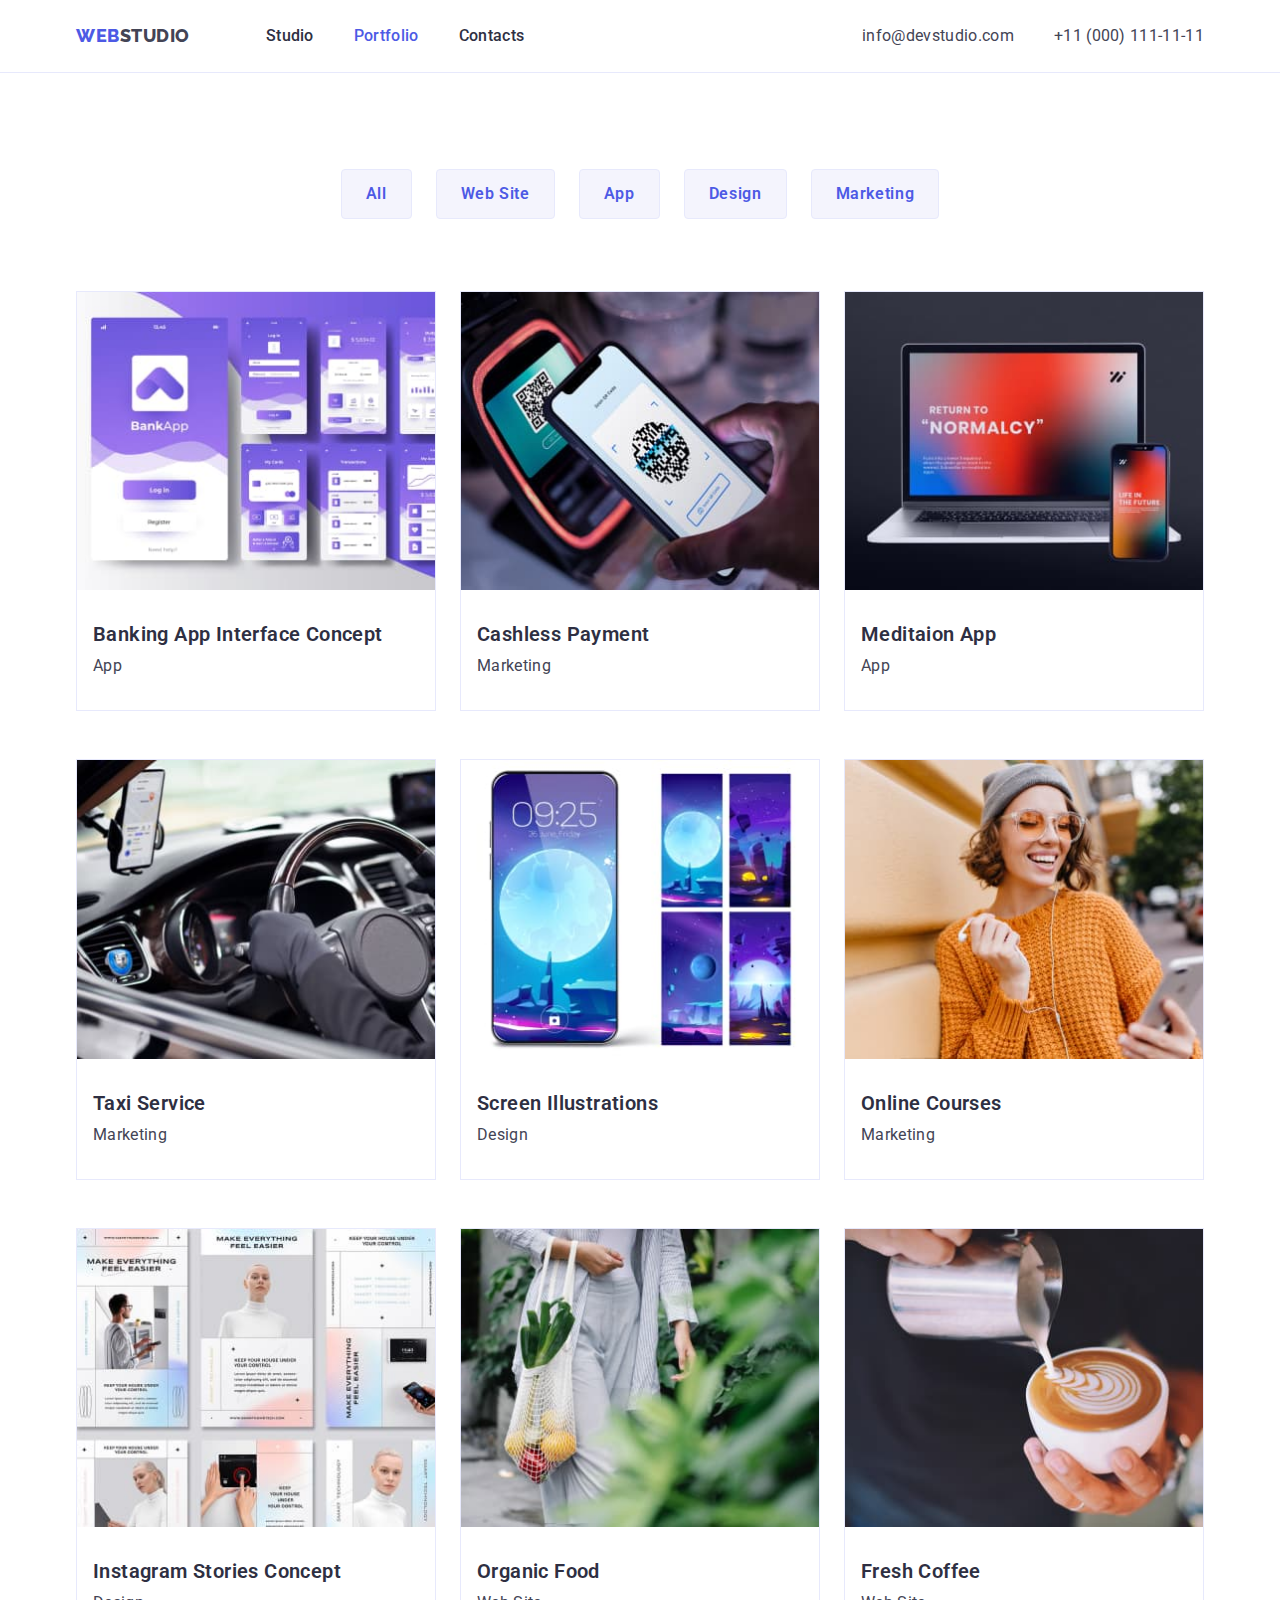
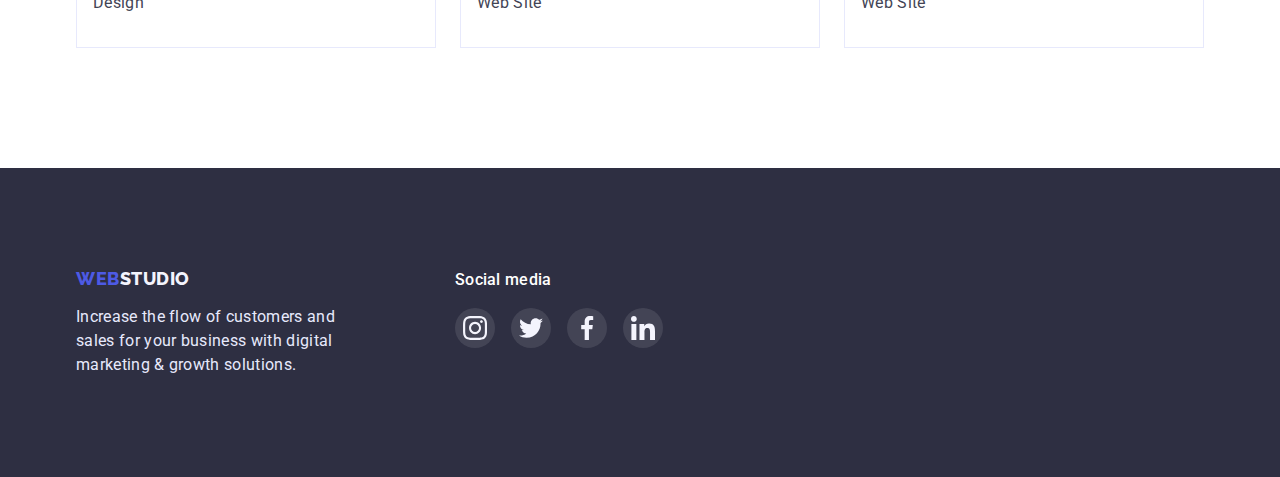
<file: portfolio.html>
<!DOCTYPE html>
<html lang="en">
<head>
    <meta charset="UTF-8">
    <meta http-equiv="X-UA-Compatible" content="IE=edge">
    <meta name="viewport" content="width=device-width, initial-scale=1.0">
    <title>Document</title>

    <link rel="stylesheet" href="https://cdnjs.cloudflare.com/ajax/libs/modern-normalize/1.1.0/modern-normalize.min.css" />

    <link rel="preconnect" href="https://fonts.gstatic.com" crossorigin><link href="https://fonts.googleapis.com/css2?family=Raleway:wght@800&family=Roboto:wght@400;500;700;900&display=swap" rel="stylesheet">

    <link rel="stylesheet" href="./css/styles.css" />

</head>
<body>
    <header class="page-header">
      <div class="container">
        <nav class="main-nav">
          <!--Logo webstudio--> 
          <a href="./index.html" class="link logo"><span class="logo-web">WEB</span>STUDIO</a>
          <!--Навигация по сайту-->
          <ul class="site-nav list">
              <li class="item"><a href="./index.html" class="link">Studio</a></li>
              <li class="item"><a href="./portfolio.html" class="link current">Portfolio</a></li>
              <li class="item"><a href="" class="link">Contacts</a></li>
          </ul>
        </nav>
        <ul class="contacts list">
          <li class="item"><a href="mailto:info@devstudio.com" class="link">info@devstudio.com</a></li>
          <li class="item"><a href="tel:+110001111111" class="link">+11 (000) 111-11-11</a></li>
        </ul>
      </div>
      </header>

      <main>
        <section class="section portfolio">

            <div class="container">
              <h1 hidden>Galery</h1>

              <ul class="filter list">
                <li class="item"><button type="button" class="btn">All</button></li>
                <li class="item"><button type="button" class="btn">Web Site</button></li>
                <li class="item"><button type="button" class="btn">App</button></li>
                <li class="item"><button type="button" class="btn">Design</button></li>
                <li class="item"><button type="button" class="btn">Marketing</button></li>
            </ul>

              <ul class="galery list">
                <li class="card"><a class=link><img src="./images/galery/banking.jpg" alt="Purple windows of the banking app." width="360">
                <h2 class="card-name">Banking App Interface Concept</h2>
                <p class="text">App</p></a></li>
                <li class="card"><a class=link><img src="./images/galery/payment.jpg" alt="Scanning the QR code for payment." width="360">
                <h2 class="card-name">Cashless Payment</h2>
                <p class="text">Marketing</p></a></li>
                <li class="card"><a class=link><img src="./images/galery/meditation.jpg" alt="Computer and laptop." width="360">
                <h2 class="card-name">Meditaion App</h2>
                <p class="text">App</p></a></li>
                <li class="card"><a class=link><img src="./images/galery/taxi.jpg" alt="Man driving a car." width="360">
                <h2 class="card-name">Taxi Service</h2>
                <p class="text">Marketing</p></a></li>
                <li class="card"><a class=link><img src="./images/galery/illustration.jpg" alt="Different pictures with the moon." width="360">
                <h2 class="card-name">Screen Illustrations</h2>
                <p class="text">Design</p></a></li>
                <li class="card"><a class=link><img src="./images/galery/courses.jpg" alt="The girl looks at the phone." width="360">
                <h2 class="card-name">Online Courses</h2>
                <p class="text">Marketing</p></a></li>
                <li class="card"><a class=link><img src="./images/galery/instagram.jpg" alt="Instagram post examples." width="360">
                <h2 class="card-name">Instagram Stories Concept</h2>
                <p class="text">Design</p></a></li>
                <li class="card"><a class=link><img src="./images/galery/food.jpg" alt="Woman with a bag of vegetables." width="360">
                <h2 class="card-name">Organic Food</h2>
                <p class="text">Web Site</p></a></li>
                <li class="card"><a class=link><img src="./images/galery/cofee.jpg" alt="Barista pours milk into coffee." width="360">
                <h2 class="card-name">Fresh Coffee</h2>
                <p class="text">Web Site</p></a></li>
            </ul>
            </div>
        </section>

      </main>

      <footer class="page-footer">
        <div class="container">
            <div class="footer-logo">
                <a href="./index.html" class="link logo"><span class="logo-web">WEB</span>STUDIO</a>
                <p class="text">Increase the flow of customers and</br>sales for your business with digital</br>marketing & growth solutions.</p>
            </div>
   
            <div class="footer-social-media">
              <h3 class="footer-title">Social media</h3>
               <ul class="social-links list">
                <li class="item"><a class="button" href="" aria-label="Instagram"><svg class="social-icon" width="24" height="24"><use href="./images/icons/icons.svg#instagram"></use></svg></a></li>
                <li class="item"><a class="button" href="" aria-label="Twitter"><svg class="social-icon" width="24" height="24"><use href="./images/icons/icons.svg#twitter"></use></svg></a></li>
                <li class="item"><a class="button" href="" aria-label="Facebook"><svg class="social-icon" width="24" height="24"><use href="./images/icons/icons.svg#facebook"></use></svg></a></li>
                <li class="item"><a class="button" href="" aria-label="Linkedin"><svg class="social-icon" width="24" height="24"><use href="./images/icons/icons.svg#linkedin"></use></svg></a></li>
              </ul>
            </div>     
        </div>  
</footer>
    
</body>
</html>
</file>
<file: css/styles.css>
html {
    box-sizing: border-box;
}
*, *::before, *::after {box-sizing: inherit;}

:root {
    --primary-text-color: #434455;
    --title-text-color: #2E2F42;
    --accent-color: #4D5AE5;
    --primary-white-color: #FFFFFF;
}

h1, h2, h3, h4, p {
    margin-bottom: 0;
    margin-top: 0;
}
.container {
    width: 1158px;
    padding-left: 15px;
    padding-right: 15px;
    margin: 0 auto;

    /* outline: 2px solid lime; */
}

.section {   
    padding-top: 120px;
    padding-bottom: 120px;
}

body {
    background: var(--primary-white-color);
    color: var(--primary-text-color);   
    font-family: 'Roboto', sans-serif;
}
/* Header */
.page-header {
    padding-top: 24px;
    padding-bottom: 24px;
    border-bottom: 1px solid #E7E9FC;
}
.page-header .container {
    display: flex;
    align-items: center;
}

.main-nav,
.site-nav,
.contacts {
    display: flex;
}

.site-nav .item:not(:last-child),
.contacts .item:not(:last-child) {
    margin-right: 40px;

} 
/* Logo */

.logo {
    margin-right: 76px;

    color: var(--primary-text-color);
    font-family: 'Raleway', sans-serif;
    font-weight: 800;
    font-size: 18px;
    line-height: 1.33;
    letter-spacing: 0.03em;
}
.logo-web {color: var(--accent-color);}

/* убрать маркер списка*/
.list {
    padding: 0;
    margin: 0;
    list-style: none;
}
.link {text-decoration: none;}

/* навигация */
.site-nav .link {
    color: var(--title-text-color);
    font-weight: 500;
    font-size: 16px;
    line-height: 1.5;
    letter-spacing: 0.02em;
}
.site-nav .link:hover,
.site-nav .link:focus
{color: var(--primary-text-color)}

.site-nav .link.current {color: var(--accent-color);}

.contacts {
    margin-left: auto;
}
.contacts .link {
    color: var(--primary-text-color);
    font-size: 16px;
    line-height: 1.5;
    letter-spacing: 0.02em;
}
.contacts .link:hover, .contacts .link:focus {color: var(--accent-color);}

/* Hero */
.hero {
    background-color: var(--title-text-color);
    max-width: 1440px;
    margin: 0 auto;
    padding-top: 188px;
    padding-bottom: 188px;
    
    background-image: linear-gradient(to right, rgba(46, 47, 66, 0.7), rgba(46, 47, 66, 0.7)),
    url(../images/people-office.jpg);
    background-size: cover;
    background-repeat: no-repeat;
    background-position: center;

}
.hero-title {
    margin-bottom: 48px;

    text-align: center;
    color: var(--primary-white-color);
    font-weight: 600;
    font-size: 56px;
    line-height: 1.07;
    letter-spacing: 0.02em;
}
/* button */
.btn {
    background-color: var(--accent-color);
    color: var(--primary-white-color);
    cursor: pointer;
    font-family: inherit;
}

.btn.primary {
    border-radius: 4px;
    padding: 16px 32px;
    margin: 0 auto;
    display: block;
    border: none;

    background: var(--accent-color);
    color: var(--primary-white-color);
    font-weight: 500;
    font-size: 16px;
    line-height: 1.5;
    letter-spacing: 0.04em;
}
.btn.primary:hover, .btn.primary:focus {
    background: #404BBF;
    box-shadow: 0px 4px 4px rgba(0, 0, 0, 0.15);
}
/* Sections */

.section-title {
    margin-top: 0;
    margin-bottom: 72px;

    color: var(--title-text-color);
    font-weight: 600;
    font-size: 36px;
    line-height: 1.11;
    text-align: center;
    text-transform: capitalize;
    letter-spacing: 0.02em;
}

/* About webstudio */

.feature {
    padding-bottom: 0px;
}

.container .feature-lists {
    display: flex;
    align-items: center;
}
.feature-lists .item {
    width: 264px;
}
.feature-lists .item:not(:last-child) {
    margin-right: 24px;
}

.feature-lists .thumb {
    display: flex;
    align-items: center;
    justify-content: center;
    background: #F4F4FD;
    width: 264px;
    height: 112px;

    border-radius: 4px;
    margin-bottom: 8px;
}

.feature-lists .title,
.team .card-name,
.galery .card-name {
    margin-bottom: 8px;

    color: var(--title-text-color);
    font-weight: 600;
    font-size: 20px;
    line-height: 1.2;
    letter-spacing: 0.02em;
}

.text {
    font-size: 16px;
    line-height: 1.5;
    letter-spacing: 0.02em;
}
/* What are we doing */

.container .works-lists {
    display: flex;
    align-items: center;
    justify-content: center;
    gap: 24px;
}

.works-lists .item {
    background: linear-gradient(0deg, rgba(77, 90, 229, 0.1), rgba(77, 90, 229, 0.1)), url(2368.jpg);
    background-blend-mode: soft-light, normal;
    border: 1px solid #E7E9FC;
}

/* our team */
.container .team {
    display: flex;
    align-items: center;
    justify-content: center;
    gap: 24px;

}
.section.team {
    background: #F4F4FD;  
}

.team .card-name {
    margin-top: 32px;
}
.team .card {
    text-align: center;
    padding-bottom: 32px;
    box-shadow: 0px 1px 6px rgba(46, 47, 66, 0.08), 0px 1px 1px rgba(46, 47, 66, 0.16), 0px 2px 1px rgba(46, 47, 66, 0.08);
    border-radius: 0px 0px 4px 4px;

    background: var(--primary-white-color);
}
.team .social-links {
    display: flex;
    justify-content: center;
    gap: 24px;

    margin-top: 8px;
}
.social-links .item {
    width: 40px;
    height: 40px;
}
.team .social-links .button,
.footer-social-media .social-links .button {
    display: flex;
    align-items: center;
    justify-content: center;
    width: 100%;
    height: 100%;
    border-radius: 50%;
}
.team .social-links .button {
    background: var(--accent-color);
}
.team .button:hover, .team .button:focus {
    background: #404BBF;
}
.team .social-icon,
.footer-social-media .social-icon {

    fill: #f4f4fd;
}
/* customers */
.customers {
    padding-top: 130px;
}
.customers-links {
    display: flex;
    justify-content: center;
    gap: 24px;
}
.customers-links .item {
    width: calc((100%-120px)/6);

}
.customers-links .link:hover, .customers-links .link:focus {
    border: 1px solid #404BBF;
    fill: #404BBF;
}
.customers-links .link {
    display: flex;
    align-items: center;
    justify-content: center;
    width: 100%;
    height: 88px;

    border: 1px solid #8E8F99;
    border-radius: 4px;
    fill: #8e8f99;
}

/* footer */
.page-footer {
    padding-top: 100px;
    padding-bottom: 100px;

    background: var(--title-text-color);
}
.page-footer .container {
    display: flex;
}
.footer-logo {
    margin-right: 120px;
}
.footer-logo .logo {
    line-height: 1.17;
    color: #F4F4FD;
}
.footer-logo .text {
    margin-top: 16px;
    color: #E7E9FC;
}
.footer-title {
    margin-bottom: 16px;

    font-family: 'Roboto';
    font-weight: 500;
    font-size: 16px;
    line-height: 1.5;
    letter-spacing: 0.02em;
    color: var(--primary-white-color);
}

.footer-social-media .social-links {
    display: flex;
    gap: 16px;
}
.footer-social-media .social-links .button {
    background: rgba(255, 255, 255, 0.1);
}
.footer-social-media .social-links .button:hover,
.footer-social-media .social-links .button:focus {
    background: #31D0AA;
}

/* portfolio */
.portfolio {
    padding-top: 96px;
}

/* filter */
.container .filter {
    display: flex;
    align-items: center;
    justify-content: center;
    gap: 24px;
    margin-bottom: 72px;
}
.filter .btn {
    padding: 12px 24px;
    border-radius: 4px;
    border: 1px solid #E7E9FC;

    background: #F4F4FD;
    color: var(--accent-color);
    font-weight: 600;
    font-size: 16px;
    line-height: 1.5;
    text-align: center;
    letter-spacing: 0.04em;
}
.filter .btn:hover, .filter .btn:focus {
    background-color: #404BBF;
    color: var(--primary-white-color);
    box-shadow: 0px 3px 1px rgba(0, 0, 0, 0.1), 
    0px 2px 1px rgba(0, 0, 0, 0.08), 
    0px 2px 2px rgba(0, 0, 0, 0.12);
}

.galery {
    display: flex;
    flex-wrap: wrap;
}
img {
    display: block;
    max-width: 100%;
    height: auto;
}
.galery .card-name {
    padding-top: 32px;
    padding-left: 16px;
}
.galery .text {
    padding-bottom: 32px;
    padding-left: 16px;
}
.galery .card {
    margin-right: 24px;
    margin-bottom: 48px;
    width: calc((100% - 48px) / 3);
} 
.galery .link {
    display: block;
    box-sizing: border-box;
    border: 1px solid #E7E9FC;
    background: var(--primary-white-color)
}
.galery .card:nth-child(3n) {
    margin-right: 0;
}

.galery .card:nth-last-child(-n + 3) {
    margin-bottom: 0;
}

.galery .link:hover, .galery .link:focus {
    border: 0.5px solid #F4F4FD;
    box-shadow: 0px 1px 6px rgba(46, 47, 66, 0.08), 
    0px 1px 1px rgba(46, 47, 66, 0.16), 
    0px 2px 1px rgba(46, 47, 66, 0.08);
}
</file>
